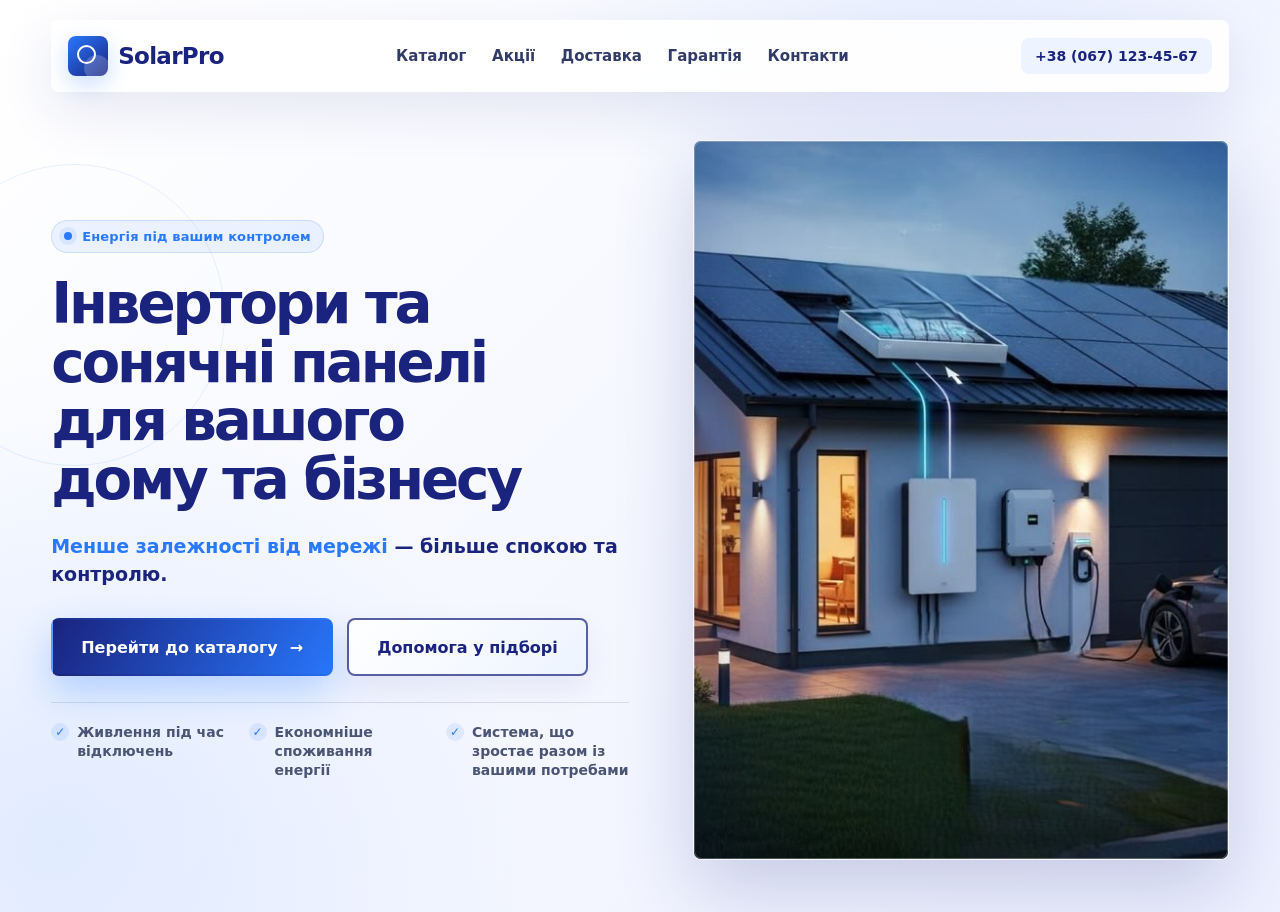
<file: index.html>
<!doctype html>
<html lang="uk">
  <head>
    <meta charset="UTF-8" />
    <meta name="viewport" content="width=device-width, initial-scale=1.0" />
    <meta
      name="description"
      content="Інвертори, сонячні панелі та рішення для енергонезалежності дому й бізнесу."
    />
    <title>Інвертори та сонячні панелі | SolarPro</title>
    <link rel="stylesheet" href="styles.css" />
  </head>
  <body>
    <main class="page">
      <section class="hero" aria-labelledby="hero-title">
        <header class="header">
          <a class="logo" href="#" aria-label="SolarPro — на головну">
            <span class="logo-mark" aria-hidden="true"></span>
            <span>SolarPro</span>
          </a>

          <nav class="nav" aria-label="Головне меню">
            <a href="#catalog">Каталог</a>
            <a href="#offers">Акції</a>
            <a href="#delivery">Доставка</a>
            <a href="#warranty">Гарантія</a>
            <a href="#contacts">Контакти</a>
          </nav>

          <a class="phone" href="tel:+380671234567" aria-label="Зателефонувати нам">
            +38 (067) 123-45-67
          </a>
        </header>

        <div class="hero-layout">
          <div class="hero-copy">
            <p class="eyebrow">Енергія під вашим контролем</p>
            <h1 id="hero-title">Інвертори та сонячні панелі для вашого дому та бізнесу</h1>
            <p class="lead">
              <span class="lead-accent">Менше залежності від мережі</span>
              <span> — більше спокою та контролю.</span>
            </p>

            <div class="hero-actions" aria-label="Основні дії">
              <a class="btn btn-primary" href="#catalog">
                <span>Перейти до каталогу</span>
                <span class="btn-arrow" aria-hidden="true">→</span>
              </a>
              <a class="btn btn-secondary" href="#selection-help">Допомога у підборі</a>
            </div>

            <ul class="hero-benefits" aria-label="Переваги енергетичної системи">
              <li>
                <span class="benefit-icon" aria-hidden="true">✓</span>
                <span>Живлення під час відключень</span>
              </li>
              <li>
                <span class="benefit-icon" aria-hidden="true">✓</span>
                <span>Економніше споживання енергії</span>
              </li>
              <li>
                <span class="benefit-icon" aria-hidden="true">✓</span>
                <span>Система, що зростає разом із вашими потребами</span>
              </li>
            </ul>
          </div>

          <figure class="hero-media">
            <img
              class="hero-image"
              src="assets/hero-solar-home.jpg"
              width="736"
              height="736"
              alt="Сучасний будинок із сонячними панелями, інвертором і зарядною станцією"
              fetchpriority="high"
              decoding="async"
            />
          </figure>
        </div>
      </section>
    </main>
  </body>
</html>
</file>
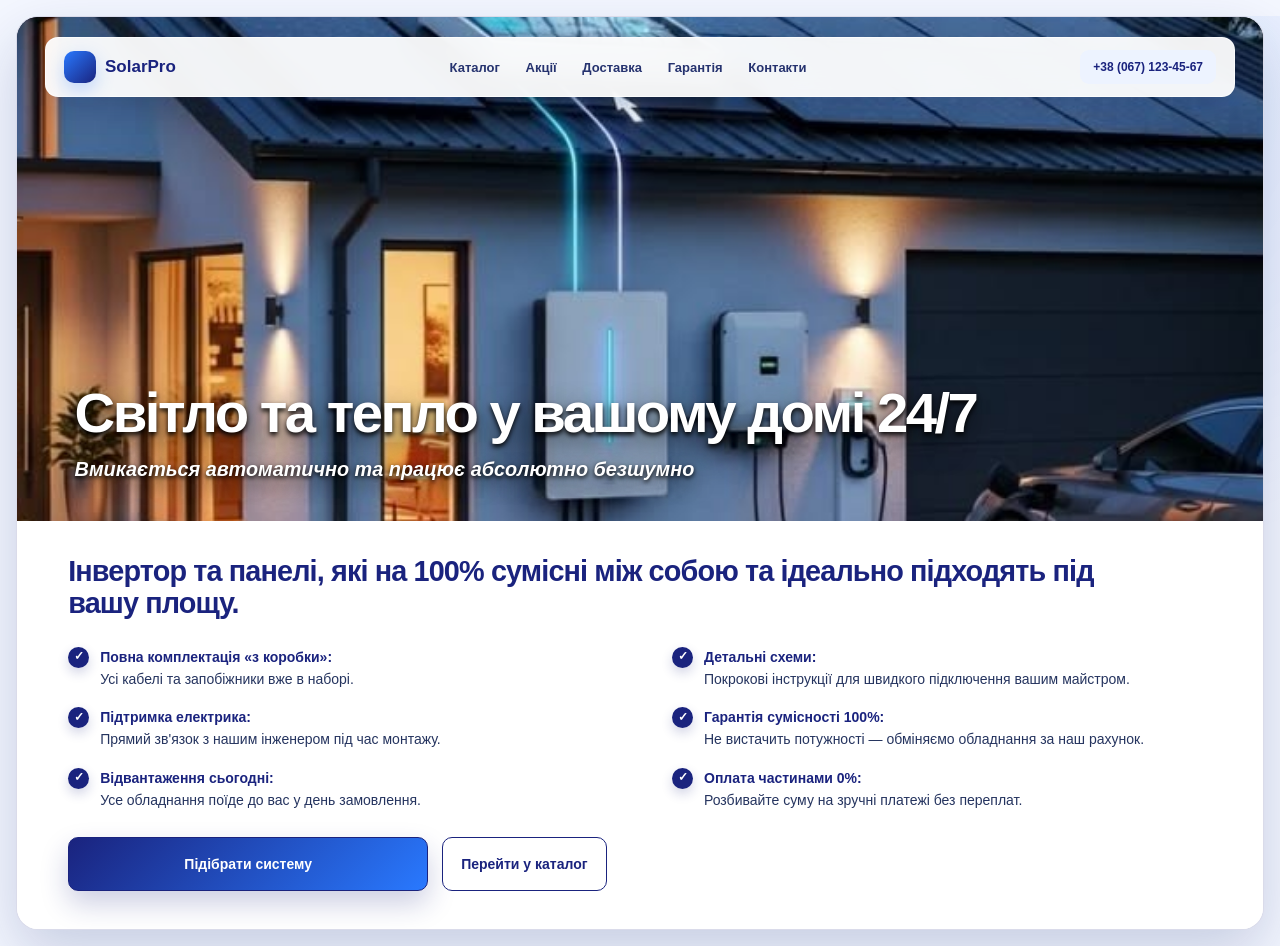
<file: approved-hero-test.html>
<!doctype html>
<html lang="uk">
  <head>
    <meta charset="utf-8">
    <meta name="viewport" content="width=device-width, initial-scale=1">
    <meta name="description" content="Інвертори та сонячні панелі для дому й бізнесу — живлення під час відключень та контроль споживання енергії.">
    <title>Інвертори та сонячні панелі | SolarPro</title>
    <style>
      :root {
        color-scheme: light;
        font-family: Inter, Montserrat, Arial, sans-serif;
        background: #f4f7ff;
      }

      * {
        box-sizing: border-box;
      }

      html {
        scroll-behavior: smooth;
      }

      body {
        min-width: 320px;
        min-height: 100vh;
        margin: 0;
        color: #25345f;
        background:
          radial-gradient(circle at 85% 8%, rgba(41, 121, 255, 0.1), transparent 30rem),
          #f4f7ff;
      }

      button,
      a {
        font: inherit;
      }

      .approved-hybrid-variant {
        width: min(1440px, calc(100% - 32px));
        min-height: calc(100svh - 32px);
        margin: 16px auto;
        overflow: hidden;
        border: 1px solid rgba(26, 35, 126, 0.16);
        border-radius: 22px;
        background: #ffffff;
        box-shadow: 0 24px 60px rgba(20, 38, 112, 0.2);
      }

      .approved-video-area {
        position: relative;
        height: clamp(410px, 56svh, 560px);
        overflow: hidden;
        background: #0b1630;
      }

      .approved-video-area video {
        position: absolute;
        inset: 0;
        width: 100%;
        height: 100%;
        object-fit: cover;
        object-position: center 42%;
        transform: scale(1.035);
        transform-origin: center;
      }

      .approved-header {
        position: absolute;
        z-index: 4;
        top: 20px;
        right: 28px;
        left: 28px;
        display: grid;
        grid-template-columns: auto 1fr auto;
        gap: 28px;
        align-items: center;
        min-height: 60px;
        padding: 0 18px;
        border: 1px solid rgba(255, 255, 255, 0.68);
        border-radius: 13px;
        color: #1a237e;
        background: rgba(255, 255, 255, 0.94);
        box-shadow: 0 12px 28px rgba(7, 20, 75, 0.16);
        backdrop-filter: blur(12px);
      }

      .approved-logo {
        display: flex;
        gap: 9px;
        align-items: center;
        color: #1a237e;
        font-size: 17px;
        font-weight: 800;
        text-decoration: none;
      }

      .approved-logo-mark {
        width: 32px;
        height: 32px;
        border-radius: 10px;
        background: linear-gradient(135deg, #2979ff, #1a237e);
        box-shadow: 0 7px 18px rgba(41, 121, 255, 0.26);
      }

      .approved-nav {
        display: flex;
        gap: clamp(16px, 2vw, 28px);
        justify-content: center;
      }

      .approved-nav a {
        color: #26336f;
        font-size: 13px;
        font-weight: 700;
        text-decoration: none;
        transition: color 180ms ease;
      }

      .approved-nav a:hover,
      .approved-nav a:focus-visible {
        color: #2979ff;
      }

      .approved-phone {
        padding: 10px 13px;
        border-radius: 9px;
        color: #1a237e;
        background: #edf3ff;
        font-size: 12px;
        font-weight: 800;
        text-decoration: none;
      }

      .approved-menu {
        display: none;
        width: 34px;
        height: 34px;
        padding: 0;
        border: 0;
        border-radius: 9px;
        background: #edf3ff;
      }

      .approved-menu::before {
        content: "";
        display: block;
        width: 14px;
        height: 9px;
        margin: auto;
        border-top: 2px solid #1a237e;
        border-bottom: 2px solid #1a237e;
      }

      .approved-hero-copy {
        position: absolute;
        z-index: 3;
        bottom: 38px;
        left: clamp(30px, 4.5vw, 66px);
        max-width: 920px;
      }

      .approved-title {
        margin: 0;
        color: #ffffff;
        font-size: clamp(42px, 4.4vw, 64px);
        font-weight: 800;
        line-height: 1;
        letter-spacing: -0.045em;
        text-shadow: 0 3px 5px rgba(0, 0, 0, 0.94), 0 12px 30px rgba(0, 0, 0, 0.62);
      }

      .approved-title-note {
        max-width: 760px;
        margin: 15px 0 0;
        color: #ffffff;
        font-size: clamp(17px, 1.55vw, 22px);
        font-weight: 600;
        line-height: 1.35;
        text-shadow: 0 2px 4px rgba(0, 0, 0, 0.96), 0 8px 20px rgba(0, 0, 0, 0.7);
      }

      .approved-lower {
        display: grid;
        grid-template-columns: 1fr;
        gap: 27px;
        padding: 34px clamp(34px, 4vw, 60px) 38px;
        background: #ffffff;
      }

      .approved-promise {
        max-width: 1080px;
        margin: 0;
        color: #1a237e;
        font-size: clamp(26px, 2.25vw, 36px);
        font-weight: 800;
        line-height: 1.12;
        letter-spacing: -0.03em;
      }

      .approved-benefits {
        display: grid;
        grid-template-columns: repeat(2, minmax(0, 1fr));
        gap: 18px clamp(30px, 5vw, 72px);
        margin: 0;
        padding: 0;
        list-style: none;
        font-size: 14px;
        font-weight: 500;
        line-height: 1.45;
      }

      .approved-benefits li {
        display: flex;
        gap: 11px;
        align-items: flex-start;
      }

      .approved-benefits strong {
        display: block;
        margin-bottom: 2px;
        color: #1a237e;
        font-weight: 800;
      }

      .approved-check {
        flex: 0 0 21px;
        display: grid;
        width: 21px;
        height: 21px;
        place-items: center;
        border-radius: 50%;
        color: #ffffff;
        background: #1a237e;
        box-shadow: 0 5px 12px rgba(26, 35, 126, 0.2);
        font-size: 12px;
        font-weight: 800;
      }

      .approved-actions {
        display: flex;
        gap: 14px;
        align-items: stretch;
      }

      .approved-button {
        position: relative;
        display: flex;
        min-height: 54px;
        overflow: hidden;
        align-items: center;
        justify-content: center;
        padding: 0 18px;
        border: 1px solid #1a237e;
        border-radius: 10px;
        color: #ffffff;
        background: linear-gradient(135deg, #1a237e, #2979ff);
        box-shadow: 0 13px 28px rgba(26, 35, 126, 0.22);
        font-size: 14px;
        font-weight: 800;
        text-align: center;
        text-decoration: none;
        transition: transform 180ms ease, box-shadow 180ms ease, background-color 180ms ease;
      }

      .approved-button.primary {
        min-width: min(100%, 360px);
      }

      .approved-button.secondary {
        min-width: 150px;
      }

      .approved-button::after {
        content: "";
        position: absolute;
        top: -40%;
        bottom: -40%;
        left: -35%;
        width: 24%;
        transform: skewX(-20deg);
        background: linear-gradient(90deg, transparent, rgba(255, 255, 255, 0.62), transparent);
        animation: approved-button-shine 3.8s ease-in-out infinite;
        pointer-events: none;
      }

      .approved-button.secondary {
        color: #1a237e;
        background: #ffffff;
        box-shadow: none;
      }

      .approved-button.secondary::after {
        background: linear-gradient(90deg, transparent, rgba(41, 121, 255, 0.2), transparent);
        animation-delay: 0.55s;
      }

      .approved-button:hover,
      .approved-button:focus-visible {
        transform: translateY(-3px);
        box-shadow: 0 17px 34px rgba(26, 35, 126, 0.32), 0 0 0 4px rgba(41, 121, 255, 0.1);
      }

      .approved-button.secondary:hover,
      .approved-button.secondary:focus-visible {
        background: #edf3ff;
        box-shadow: 0 14px 26px rgba(26, 35, 126, 0.14), 0 0 0 4px rgba(41, 121, 255, 0.08);
      }

      @keyframes approved-button-shine {
        0%, 48% {
          left: -35%;
          opacity: 0;
        }
        56% {
          opacity: 1;
        }
        72%, 100% {
          left: 120%;
          opacity: 0;
        }
      }

      @media (max-width: 1040px) and (min-width: 721px) {
        .approved-header {
          grid-template-columns: auto 1fr;
        }

        .approved-nav {
          display: none;
        }

        .approved-phone {
          justify-self: end;
        }

        .approved-actions {
          display: grid;
          grid-template-columns: minmax(0, 1.5fr) minmax(160px, 0.7fr);
        }
      }

      @media (max-width: 720px) {
        body {
          background: #ffffff;
        }

        .approved-hybrid-variant {
          width: 100%;
          min-height: 100svh;
          margin: 0;
          border: 0;
          border-radius: 0;
          box-shadow: none;
        }

        .approved-video-area {
          height: 325px;
        }

        .approved-video-area video {
          object-position: 58% 38%;
        }

        .approved-header {
          top: 12px;
          right: 12px;
          left: 12px;
          display: flex;
          min-height: auto;
          justify-content: space-between;
          padding: 9px 11px;
          border-radius: 11px;
          backdrop-filter: blur(10px);
        }

        .approved-logo {
          gap: 8px;
          font-size: 14px;
        }

        .approved-logo-mark {
          width: 28px;
          height: 28px;
          border-radius: 9px;
        }

        .approved-nav,
        .approved-phone {
          display: none;
        }

        .approved-menu {
          display: block;
        }

        .approved-hero-copy {
          right: 18px;
          bottom: 20px;
          left: 18px;
          max-width: none;
        }

        .approved-title {
          font-size: clamp(26px, 8vw, 34px);
          line-height: 1.04;
          letter-spacing: -0.035em;
        }

        .approved-title-note {
          margin-top: 10px;
          font-size: 15px;
          line-height: 1.35;
        }

        .approved-lower {
          position: relative;
          z-index: 4;
          grid-template-columns: 1fr;
          gap: 0;
          min-height: auto;
          margin-top: -1px;
          padding: 25px 20px 24px;
          border-radius: 22px 22px 0 0;
        }

        .approved-promise {
          font-size: 22px;
          line-height: 1.15;
          letter-spacing: -0.025em;
        }

        .approved-benefits {
          grid-template-columns: 1fr;
          gap: 15px;
          margin-top: 20px;
        }

        .approved-actions {
          display: grid;
          grid-template-columns: 1fr;
          gap: 10px;
          margin-top: 22px;
        }

        .approved-button {
          min-width: 0;
          min-height: 48px;
          border-radius: 9px;
        }
      }

      @media (prefers-reduced-motion: reduce) {
        html {
          scroll-behavior: auto;
        }

        .approved-button,
        .approved-button::after {
          animation: none;
          transition: none;
        }
      }
    </style>
  </head>
  <body>
    <main class="approved-hybrid-variant">
      <section class="approved-video-area" aria-labelledby="approved-title">
        <video autoplay muted loop playsinline preload="metadata" poster="assets/hero-solar-home.jpg" src="1.mp4" aria-hidden="true"></video>

        <header class="approved-header">
          <a class="approved-logo" href="#" aria-label="SolarPro — на головну">
            <span class="approved-logo-mark" aria-hidden="true"></span>
            <span>SolarPro</span>
          </a>

          <nav class="approved-nav" aria-label="Головне меню">
            <a href="#catalog">Каталог</a>
            <a href="#promotions">Акції</a>
            <a href="#delivery">Доставка</a>
            <a href="#warranty">Гарантія</a>
            <a href="#contacts">Контакти</a>
          </nav>

          <a class="approved-phone" href="tel:+380671234567">+38 (067) 123-45-67</a>
          <button class="approved-menu" type="button" aria-label="Відкрити меню"></button>
        </header>

        <div class="approved-hero-copy">
          <h1 class="approved-title" id="approved-title">Світло та тепло у вашому домі 24/7</h1>
          <p class="approved-title-note"><em>Вмикається автоматично та працює абсолютно безшумно</em></p>
        </div>
      </section>

      <section class="approved-lower" aria-label="Переваги та наступні кроки">
        <p class="approved-promise">Інвертор та панелі, які на 100% сумісні між собою та ідеально підходять під вашу площу.</p>

        <ul class="approved-benefits">
          <li>
            <span class="approved-check" aria-hidden="true">✓</span>
            <span><strong>Повна комплектація «з коробки»:</strong> Усі кабелі та запобіжники вже в наборі.</span>
          </li>
          <li>
            <span class="approved-check" aria-hidden="true">✓</span>
            <span><strong>Детальні схеми:</strong> Покрокові інструкції для швидкого підключення вашим майстром.</span>
          </li>
          <li>
            <span class="approved-check" aria-hidden="true">✓</span>
            <span><strong>Підтримка електрика:</strong> Прямий зв'язок з нашим інженером під час монтажу.</span>
          </li>
          <li>
            <span class="approved-check" aria-hidden="true">✓</span>
            <span><strong>Гарантія сумісності 100%:</strong> Не вистачить потужності — обміняємо обладнання за наш рахунок.</span>
          </li>
          <li>
            <span class="approved-check" aria-hidden="true">✓</span>
            <span><strong>Відвантаження сьогодні:</strong> Усе обладнання поїде до вас у день замовлення.</span>
          </li>
          <li>
            <span class="approved-check" aria-hidden="true">✓</span>
            <span><strong>Оплата частинами 0%:</strong> Розбивайте суму на зручні платежі без переплат.</span>
          </li>
        </ul>

        <div class="approved-actions">
          <a class="approved-button primary" href="#quiz">Підібрати систему</a>
          <a class="approved-button secondary" id="catalog" href="#catalog">Перейти у каталог</a>
        </div>
      </section>
    </main>
  </body>
</html>
</file>
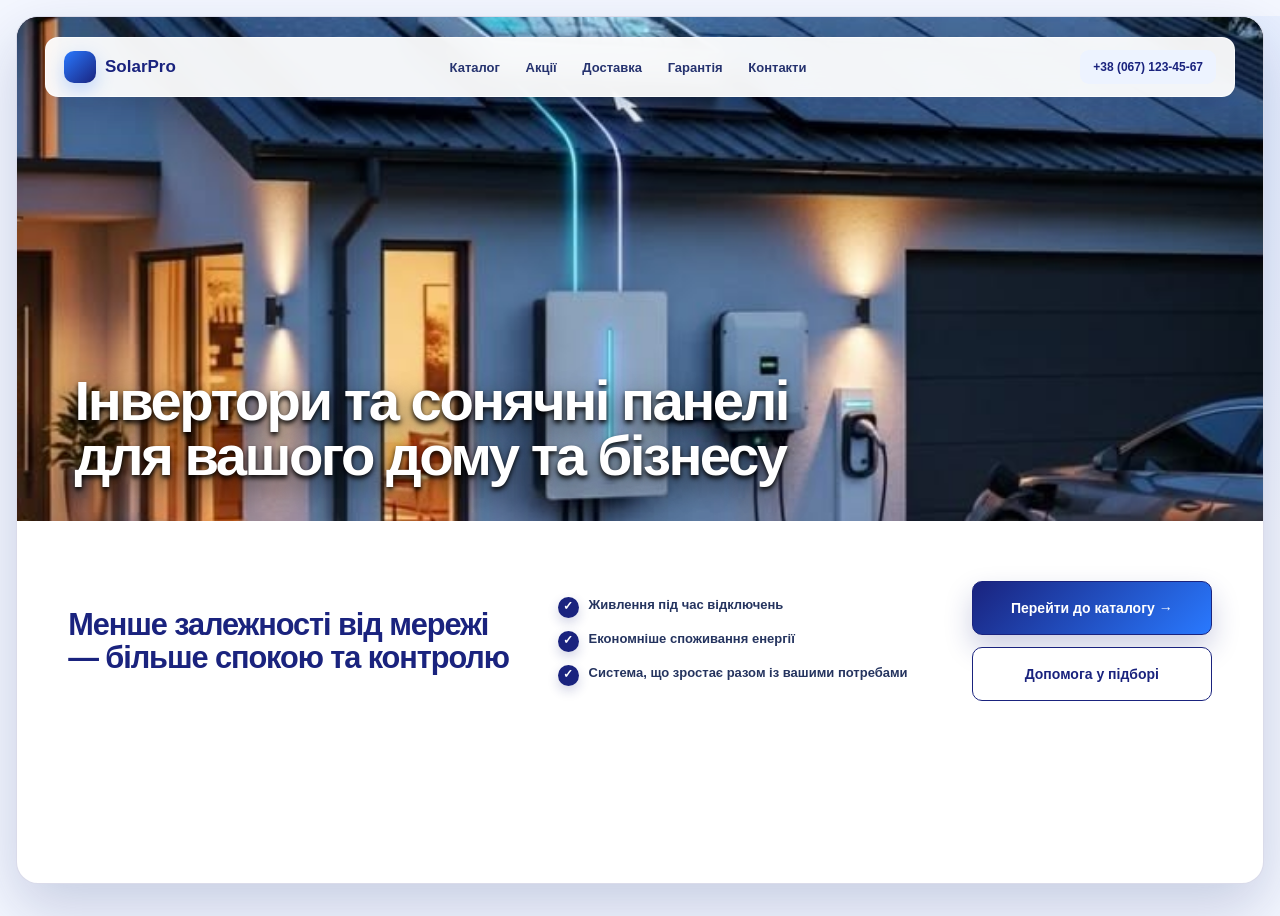
<file: approved-hero.html>
<!doctype html>
<html lang="uk">
  <head>
    <meta charset="utf-8">
    <meta name="viewport" content="width=device-width, initial-scale=1">
    <meta name="description" content="Інвертори та сонячні панелі для дому й бізнесу — живлення під час відключень та контроль споживання енергії.">
    <title>Інвертори та сонячні панелі | SolarPro</title>
    <style>
      :root {
        color-scheme: light;
        font-family: Inter, Montserrat, Arial, sans-serif;
        background: #f4f7ff;
      }

      * {
        box-sizing: border-box;
      }

      html {
        scroll-behavior: smooth;
      }

      body {
        min-width: 320px;
        min-height: 100vh;
        margin: 0;
        color: #25345f;
        background:
          radial-gradient(circle at 85% 8%, rgba(41, 121, 255, 0.1), transparent 30rem),
          #f4f7ff;
      }

      button,
      a {
        font: inherit;
      }

      .approved-hybrid-variant {
        width: min(1440px, calc(100% - 32px));
        min-height: calc(100svh - 32px);
        margin: 16px auto;
        overflow: hidden;
        border: 1px solid rgba(26, 35, 126, 0.16);
        border-radius: 22px;
        background: #ffffff;
        box-shadow: 0 24px 60px rgba(20, 38, 112, 0.2);
      }

      .approved-video-area {
        position: relative;
        height: clamp(410px, 56svh, 560px);
        overflow: hidden;
        background: #0b1630;
      }

      .approved-video-area video {
        position: absolute;
        inset: 0;
        width: 100%;
        height: 100%;
        object-fit: cover;
        object-position: center 42%;
        transform: scale(1.035);
        transform-origin: center;
      }

      .approved-header {
        position: absolute;
        z-index: 4;
        top: 20px;
        right: 28px;
        left: 28px;
        display: grid;
        grid-template-columns: auto 1fr auto;
        gap: 28px;
        align-items: center;
        min-height: 60px;
        padding: 0 18px;
        border: 1px solid rgba(255, 255, 255, 0.68);
        border-radius: 13px;
        color: #1a237e;
        background: rgba(255, 255, 255, 0.94);
        box-shadow: 0 12px 28px rgba(7, 20, 75, 0.16);
        backdrop-filter: blur(12px);
      }

      .approved-logo {
        display: flex;
        gap: 9px;
        align-items: center;
        color: #1a237e;
        font-size: 17px;
        font-weight: 800;
        text-decoration: none;
      }

      .approved-logo-mark {
        width: 32px;
        height: 32px;
        border-radius: 10px;
        background: linear-gradient(135deg, #2979ff, #1a237e);
        box-shadow: 0 7px 18px rgba(41, 121, 255, 0.26);
      }

      .approved-nav {
        display: flex;
        gap: clamp(16px, 2vw, 28px);
        justify-content: center;
      }

      .approved-nav a {
        color: #26336f;
        font-size: 13px;
        font-weight: 700;
        text-decoration: none;
        transition: color 180ms ease;
      }

      .approved-nav a:hover,
      .approved-nav a:focus-visible {
        color: #2979ff;
      }

      .approved-phone {
        padding: 10px 13px;
        border-radius: 9px;
        color: #1a237e;
        background: #edf3ff;
        font-size: 12px;
        font-weight: 800;
        text-decoration: none;
      }

      .approved-menu {
        display: none;
        width: 34px;
        height: 34px;
        padding: 0;
        border: 0;
        border-radius: 9px;
        background: #edf3ff;
      }

      .approved-menu::before {
        content: "";
        display: block;
        width: 14px;
        height: 9px;
        margin: auto;
        border-top: 2px solid #1a237e;
        border-bottom: 2px solid #1a237e;
      }

      .approved-title {
        position: absolute;
        z-index: 3;
        bottom: 38px;
        left: clamp(30px, 4.5vw, 66px);
        max-width: 760px;
        margin: 0;
        color: #ffffff;
        font-size: clamp(42px, 4.4vw, 64px);
        font-weight: 800;
        line-height: 0.98;
        letter-spacing: -0.045em;
        text-shadow: 0 3px 5px rgba(0, 0, 0, 0.94), 0 12px 30px rgba(0, 0, 0, 0.62);
      }

      .approved-lower {
        display: grid;
        grid-template-columns: minmax(310px, 1.2fr) minmax(300px, 1fr) 240px;
        gap: clamp(26px, 3vw, 48px);
        align-items: center;
        min-height: 240px;
        padding: 32px clamp(34px, 4vw, 60px);
        background: #ffffff;
      }

      .approved-promise {
        margin: 0;
        color: #1a237e;
        font-size: clamp(28px, 2.4vw, 38px);
        font-weight: 800;
        line-height: 1.08;
        letter-spacing: -0.035em;
      }

      .approved-benefits {
        display: grid;
        gap: 13px;
        margin: 0;
        padding: 0;
        list-style: none;
        font-size: 13px;
        font-weight: 650;
        line-height: 1.3;
      }

      .approved-benefits li {
        display: flex;
        gap: 10px;
        align-items: flex-start;
      }

      .approved-check {
        flex: 0 0 21px;
        display: grid;
        width: 21px;
        height: 21px;
        place-items: center;
        border-radius: 50%;
        color: #ffffff;
        background: #1a237e;
        box-shadow: 0 5px 12px rgba(26, 35, 126, 0.2);
        font-size: 12px;
        font-weight: 800;
      }

      .approved-actions {
        display: grid;
        gap: 12px;
      }

      .approved-button {
        position: relative;
        display: flex;
        min-height: 54px;
        overflow: hidden;
        align-items: center;
        justify-content: center;
        padding: 0 18px;
        border: 1px solid #1a237e;
        border-radius: 10px;
        color: #ffffff;
        background: linear-gradient(135deg, #1a237e, #2979ff);
        box-shadow: 0 13px 28px rgba(26, 35, 126, 0.22);
        font-size: 14px;
        font-weight: 800;
        text-align: center;
        text-decoration: none;
        transition: transform 180ms ease, box-shadow 180ms ease, background-color 180ms ease;
      }

      .approved-button::after {
        content: "";
        position: absolute;
        top: -40%;
        bottom: -40%;
        left: -35%;
        width: 24%;
        transform: skewX(-20deg);
        background: linear-gradient(90deg, transparent, rgba(255, 255, 255, 0.62), transparent);
        animation: approved-button-shine 3.8s ease-in-out infinite;
        pointer-events: none;
      }

      .approved-button.secondary {
        color: #1a237e;
        background: #ffffff;
        box-shadow: none;
      }

      .approved-button.secondary::after {
        background: linear-gradient(90deg, transparent, rgba(41, 121, 255, 0.2), transparent);
        animation-delay: 0.55s;
      }

      .approved-button:hover,
      .approved-button:focus-visible {
        transform: translateY(-3px);
        box-shadow: 0 17px 34px rgba(26, 35, 126, 0.32), 0 0 0 4px rgba(41, 121, 255, 0.1);
      }

      .approved-button.secondary:hover,
      .approved-button.secondary:focus-visible {
        background: #edf3ff;
        box-shadow: 0 14px 26px rgba(26, 35, 126, 0.14), 0 0 0 4px rgba(41, 121, 255, 0.08);
      }

      @keyframes approved-button-shine {
        0%, 48% {
          left: -35%;
          opacity: 0;
        }
        56% {
          opacity: 1;
        }
        72%, 100% {
          left: 120%;
          opacity: 0;
        }
      }

      @media (max-width: 1040px) and (min-width: 721px) {
        .approved-header {
          grid-template-columns: auto 1fr;
        }

        .approved-nav {
          display: none;
        }

        .approved-phone {
          justify-self: end;
        }

        .approved-lower {
          grid-template-columns: 1fr 1fr;
        }

        .approved-actions {
          grid-column: 1 / -1;
          grid-template-columns: 1fr 1fr;
        }
      }

      @media (max-width: 720px) {
        body {
          background: #ffffff;
        }

        .approved-hybrid-variant {
          width: 100%;
          min-height: 100svh;
          margin: 0;
          border: 0;
          border-radius: 0;
          box-shadow: none;
        }

        .approved-video-area {
          height: 325px;
        }

        .approved-video-area video {
          object-position: 58% 38%;
        }

        .approved-header {
          top: 12px;
          right: 12px;
          left: 12px;
          display: flex;
          min-height: auto;
          justify-content: space-between;
          padding: 9px 11px;
          border-radius: 11px;
          backdrop-filter: blur(10px);
        }

        .approved-logo {
          gap: 8px;
          font-size: 14px;
        }

        .approved-logo-mark {
          width: 28px;
          height: 28px;
          border-radius: 9px;
        }

        .approved-nav,
        .approved-phone {
          display: none;
        }

        .approved-menu {
          display: block;
        }

        .approved-title {
          right: 18px;
          bottom: 20px;
          left: 18px;
          max-width: none;
          font-size: clamp(26px, 8vw, 34px);
          line-height: 1.04;
          letter-spacing: -0.035em;
        }

        .approved-lower {
          position: relative;
          z-index: 4;
          grid-template-columns: 1fr;
          gap: 0;
          min-height: auto;
          margin-top: -1px;
          padding: 25px 20px 24px;
          border-radius: 22px 22px 0 0;
        }

        .approved-promise {
          font-size: 22px;
          line-height: 1.15;
          letter-spacing: -0.025em;
        }

        .approved-benefits {
          gap: 12px;
          margin-top: 20px;
        }

        .approved-actions {
          gap: 10px;
          margin-top: 22px;
        }

        .approved-button {
          min-height: 48px;
          border-radius: 9px;
        }
      }

      @media (prefers-reduced-motion: reduce) {
        html {
          scroll-behavior: auto;
        }

        .approved-button,
        .approved-button::after {
          animation: none;
          transition: none;
        }
      }
    </style>
  </head>
  <body>
    <main class="approved-hybrid-variant">
      <section class="approved-video-area" aria-labelledby="approved-title">
        <video autoplay muted loop playsinline preload="metadata" poster="assets/hero-solar-home.jpg" src="1.mp4" aria-hidden="true"></video>

        <header class="approved-header">
          <a class="approved-logo" href="#" aria-label="SolarPro — на головну">
            <span class="approved-logo-mark" aria-hidden="true"></span>
            <span>SolarPro</span>
          </a>

          <nav class="approved-nav" aria-label="Головне меню">
            <a href="#catalog">Каталог</a>
            <a href="#promotions">Акції</a>
            <a href="#delivery">Доставка</a>
            <a href="#warranty">Гарантія</a>
            <a href="#contacts">Контакти</a>
          </nav>

          <a class="approved-phone" href="tel:+380671234567">+38 (067) 123-45-67</a>
          <button class="approved-menu" type="button" aria-label="Відкрити меню"></button>
        </header>

        <h1 class="approved-title" id="approved-title">Інвертори та сонячні панелі для вашого дому та бізнесу</h1>
      </section>

      <section class="approved-lower" aria-label="Переваги та наступні кроки">
        <p class="approved-promise">Менше залежності від мережі — більше спокою та контролю</p>

        <ul class="approved-benefits">
          <li><span class="approved-check" aria-hidden="true">✓</span><span>Живлення під час відключень</span></li>
          <li><span class="approved-check" aria-hidden="true">✓</span><span>Економніше споживання енергії</span></li>
          <li><span class="approved-check" aria-hidden="true">✓</span><span>Система, що зростає разом із вашими потребами</span></li>
        </ul>

        <div class="approved-actions">
          <a class="approved-button" id="catalog" href="#catalog">Перейти до каталогу →</a>
          <a class="approved-button secondary" href="#selection">Допомога у підборі</a>
        </div>
      </section>
    </main>
  </body>
</html>
</file>
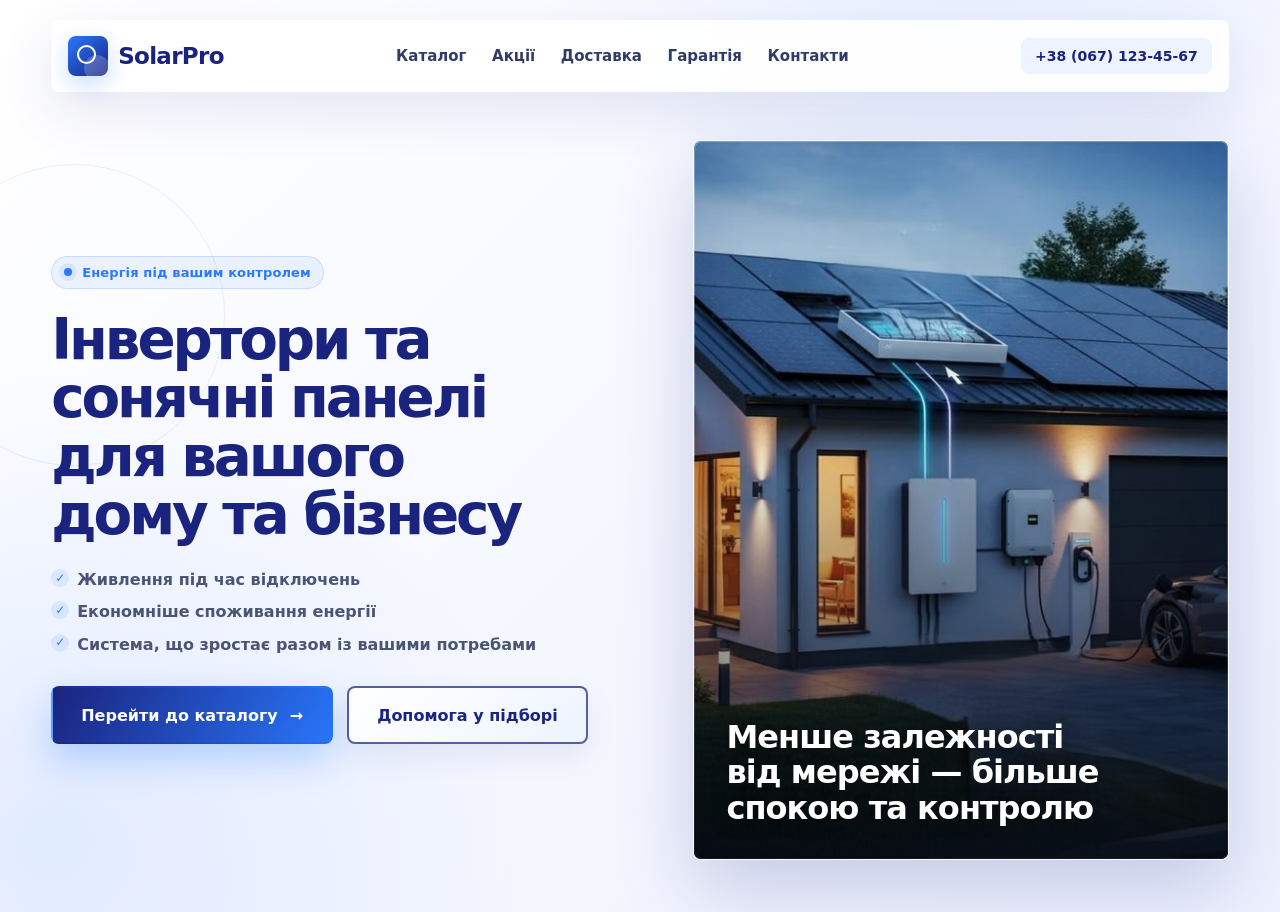
<file: photo-benefits.html>
<!doctype html>
<html lang="uk">
  <head>
    <meta charset="UTF-8" />
    <meta name="viewport" content="width=device-width, initial-scale=1.0" />
    <meta
      name="description"
      content="Інвертори, сонячні панелі та рішення для енергонезалежності дому й бізнесу."
    />
    <title>Інвертори та сонячні панелі | SolarPro</title>
    <link rel="stylesheet" href="styles.css" />
  </head>
  <body class="photo-benefits-variant">
    <main class="page">
      <section class="hero" aria-labelledby="hero-title">
        <header class="header">
          <a class="logo" href="#" aria-label="SolarPro — на головну">
            <span class="logo-mark" aria-hidden="true"></span>
            <span>SolarPro</span>
          </a>

          <nav class="nav" aria-label="Головне меню">
            <a href="#catalog">Каталог</a>
            <a href="#offers">Акції</a>
            <a href="#delivery">Доставка</a>
            <a href="#warranty">Гарантія</a>
            <a href="#contacts">Контакти</a>
          </nav>

          <a class="phone" href="tel:+380671234567" aria-label="Зателефонувати нам">
            +38 (067) 123-45-67
          </a>
        </header>

        <div class="hero-layout">
          <div class="hero-copy">
            <p class="eyebrow">Енергія під вашим контролем</p>
            <h1 id="hero-title">Інвертори та сонячні панелі для вашого дому та бізнесу</h1>
            <ul class="hero-benefits" aria-label="Переваги енергетичної системи">
              <li>
                <span class="benefit-icon" aria-hidden="true">✓</span>
                <span>Живлення під час відключень</span>
              </li>
              <li>
                <span class="benefit-icon" aria-hidden="true">✓</span>
                <span>Економніше споживання енергії</span>
              </li>
              <li>
                <span class="benefit-icon" aria-hidden="true">✓</span>
                <span>Система, що зростає разом із вашими потребами</span>
              </li>
            </ul>

            <div class="hero-actions" aria-label="Основні дії">
              <a class="btn btn-primary" href="#catalog">
                <span>Перейти до каталогу</span>
                <span class="btn-arrow" aria-hidden="true">→</span>
              </a>
              <a class="btn btn-secondary" href="#selection-help">Допомога у підборі</a>
            </div>
          </div>

          <figure class="hero-media">
            <img
              class="hero-image"
              src="assets/hero-solar-home.jpg"
              width="736"
              height="736"
              alt="Сучасний будинок із сонячними панелями, інвертором і зарядною станцією"
              fetchpriority="high"
              decoding="async"
            />
            <p class="photo-statement">Менше залежності від мережі — більше спокою та контролю</p>
          </figure>
        </div>
      </section>
    </main>
  </body>
</html>
</file>
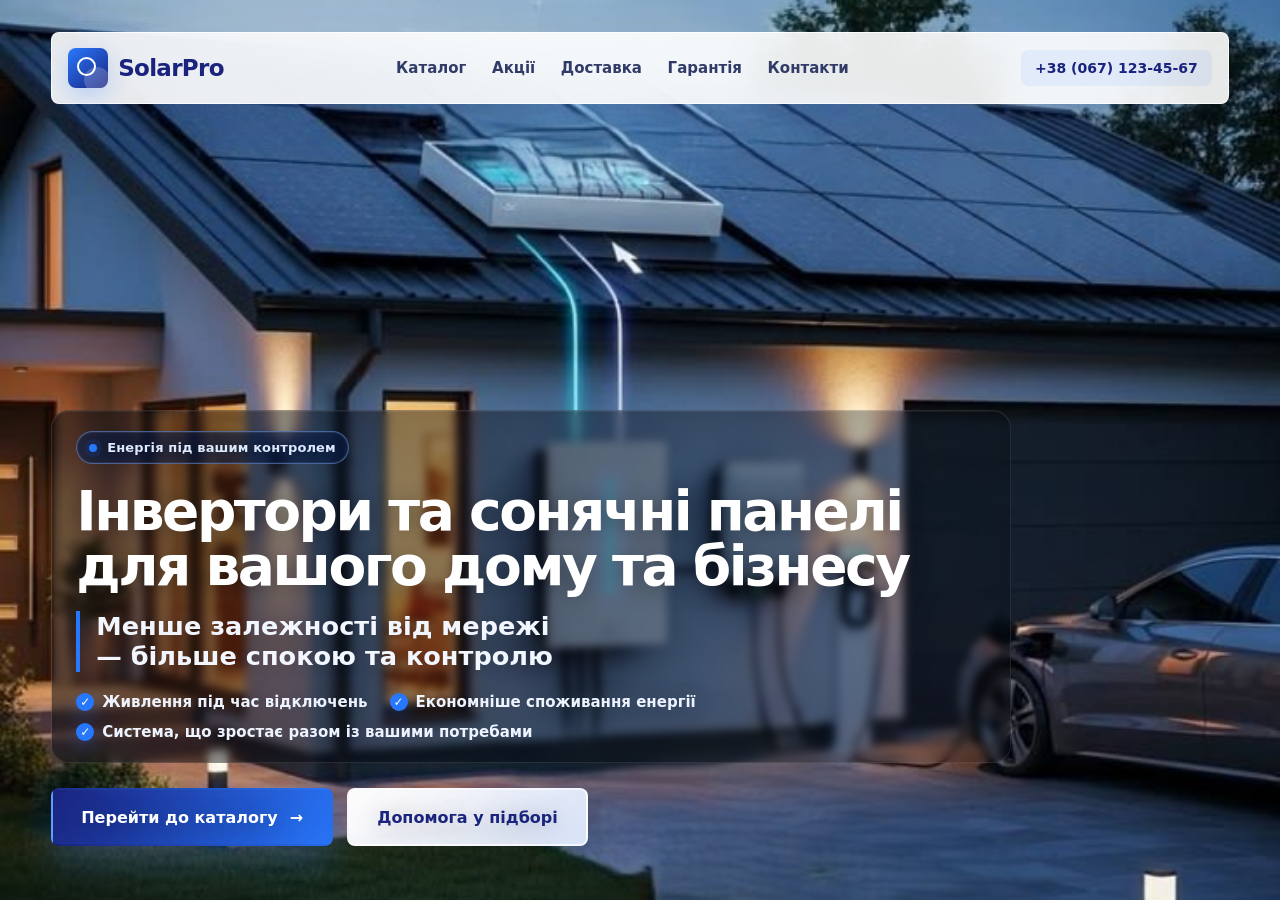
<file: video-fullscreen.html>
<!doctype html>
<html lang="uk">
  <head>
    <meta charset="UTF-8" />
    <meta name="viewport" content="width=device-width, initial-scale=1.0" />
    <meta
      name="description"
      content="Інвертори, сонячні панелі та рішення для енергонезалежності дому й бізнесу."
    />
    <title>Інвертори та сонячні панелі | SolarPro</title>
    <link rel="stylesheet" href="styles.css?v=fullscreen-smoke-panel-20260714" />
  </head>
  <body class="fullscreen-video-variant">
    <main class="fullscreen-video-page">
      <section class="fullscreen-video-hero" aria-labelledby="hero-title">
        <video
          class="fullscreen-hero-video"
          autoplay
          muted
          loop
          playsinline
          preload="metadata"
          poster="assets/hero-solar-home.jpg"
          aria-hidden="true"
        >
          <source src="1.mp4" type="video/mp4" />
        </video>

        <header class="header">
          <a class="logo" href="#" aria-label="SolarPro — на головну">
            <span class="logo-mark" aria-hidden="true"></span>
            <span>SolarPro</span>
          </a>

          <nav class="nav" aria-label="Головне меню">
            <a href="#catalog">Каталог</a>
            <a href="#offers">Акції</a>
            <a href="#delivery">Доставка</a>
            <a href="#warranty">Гарантія</a>
            <a href="#contacts">Контакти</a>
          </nav>

          <a class="phone" href="tel:+380671234567" aria-label="Зателефонувати нам">
            +38 (067) 123-45-67
          </a>
        </header>

        <div class="fullscreen-hero-content">
          <div class="fullscreen-copy-panel">
            <p class="eyebrow">Енергія під вашим контролем</p>
            <h1 id="hero-title">Інвертори та сонячні панелі для вашого дому та бізнесу</h1>
            <p class="fullscreen-subheadline">Менше залежності від мережі — більше спокою та контролю</p>

            <ul class="fullscreen-benefits" aria-label="Переваги енергетичної системи">
              <li>
                <span class="benefit-icon" aria-hidden="true">✓</span>
                <span>Живлення під час відключень</span>
              </li>
              <li>
                <span class="benefit-icon" aria-hidden="true">✓</span>
                <span>Економніше споживання енергії</span>
              </li>
              <li>
                <span class="benefit-icon" aria-hidden="true">✓</span>
                <span>Система, що зростає разом із вашими потребами</span>
              </li>
            </ul>
          </div>

          <div class="hero-actions fullscreen-actions" aria-label="Основні дії">
            <a class="btn btn-primary" href="#catalog">
              <span>Перейти до каталогу</span>
              <span class="btn-arrow" aria-hidden="true">→</span>
            </a>
            <a class="btn btn-secondary" href="#selection-help">
              <span>Допомога у підборі</span>
            </a>
          </div>
        </div>
      </section>
    </main>
  </body>
</html>
</file>
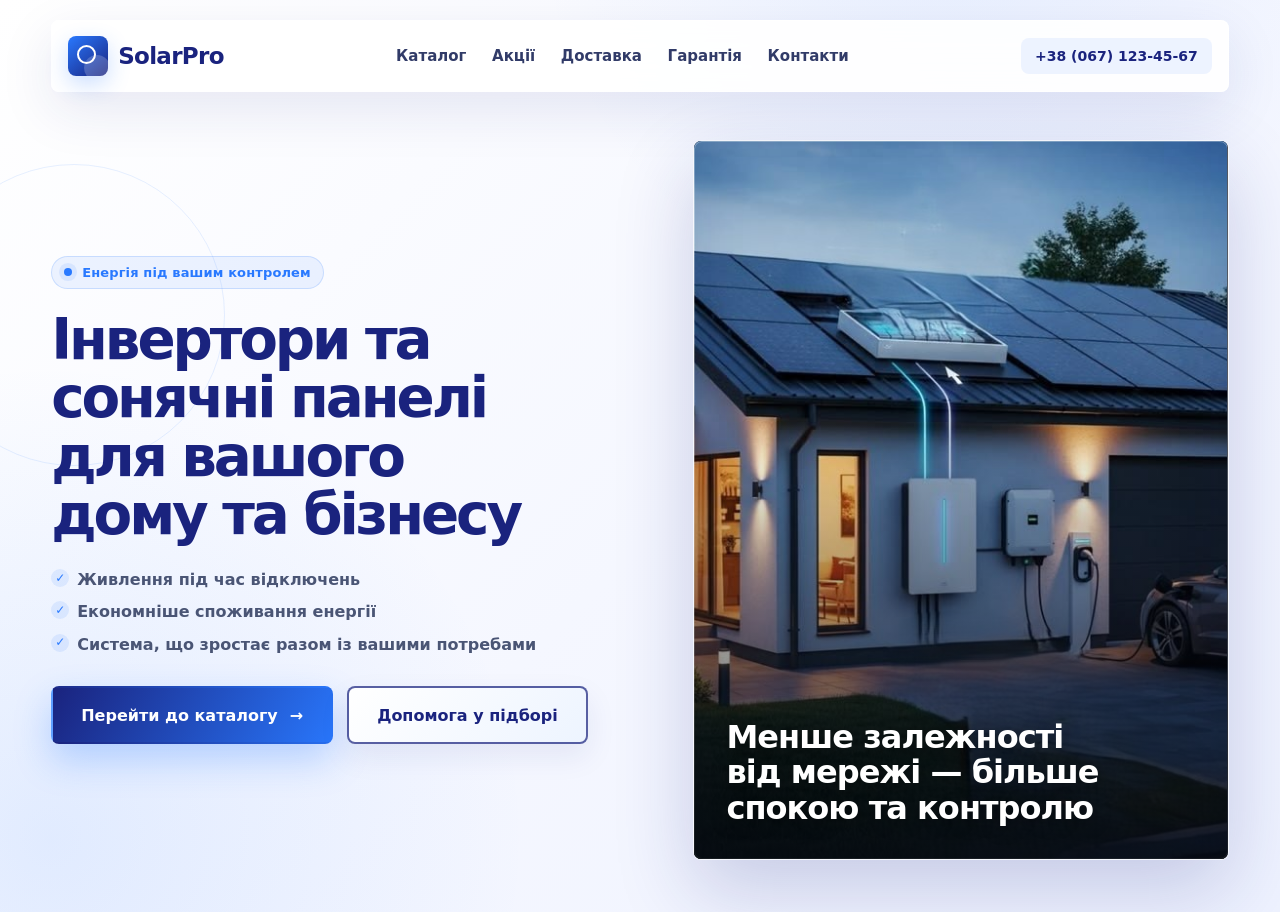
<file: video-variant.html>
<!doctype html>
<html lang="uk">
  <head>
    <meta charset="UTF-8" />
    <meta name="viewport" content="width=device-width, initial-scale=1.0" />
    <meta
      name="description"
      content="Інвертори, сонячні панелі та рішення для енергонезалежності дому й бізнесу."
    />
    <title>Інвертори та сонячні панелі | SolarPro</title>
    <link rel="stylesheet" href="styles.css" />
  </head>
  <body class="photo-benefits-variant video-variant">
    <main class="page">
      <section class="hero" aria-labelledby="hero-title">
        <header class="header">
          <a class="logo" href="#" aria-label="SolarPro — на головну">
            <span class="logo-mark" aria-hidden="true"></span>
            <span>SolarPro</span>
          </a>

          <nav class="nav" aria-label="Головне меню">
            <a href="#catalog">Каталог</a>
            <a href="#offers">Акції</a>
            <a href="#delivery">Доставка</a>
            <a href="#warranty">Гарантія</a>
            <a href="#contacts">Контакти</a>
          </nav>

          <a class="phone" href="tel:+380671234567" aria-label="Зателефонувати нам">
            +38 (067) 123-45-67
          </a>
        </header>

        <div class="hero-layout">
          <div class="hero-copy">
            <p class="eyebrow">Енергія під вашим контролем</p>
            <h1 id="hero-title">Інвертори та сонячні панелі для вашого дому та бізнесу</h1>
            <ul class="hero-benefits" aria-label="Переваги енергетичної системи">
              <li>
                <span class="benefit-icon" aria-hidden="true">✓</span>
                <span>Живлення під час відключень</span>
              </li>
              <li>
                <span class="benefit-icon" aria-hidden="true">✓</span>
                <span>Економніше споживання енергії</span>
              </li>
              <li>
                <span class="benefit-icon" aria-hidden="true">✓</span>
                <span>Система, що зростає разом із вашими потребами</span>
              </li>
            </ul>

            <div class="hero-actions" aria-label="Основні дії">
              <a class="btn btn-primary" href="#catalog">
                <span>Перейти до каталогу</span>
                <span class="btn-arrow" aria-hidden="true">→</span>
              </a>
              <a class="btn btn-secondary" href="#selection-help">Допомога у підборі</a>
            </div>
          </div>

          <figure class="hero-media">
            <video
              class="hero-video"
              autoplay
              muted
              loop
              playsinline
              preload="metadata"
              poster="assets/hero-solar-home.jpg"
              aria-hidden="true"
            >
              <source src="1.mp4" type="video/mp4" />
            </video>
            <p class="photo-statement">Менше залежності від мережі — більше спокою та контролю</p>
          </figure>
        </div>
      </section>
    </main>
  </body>
</html>
</file>
<file: styles.css>
:root {
  --blue-deep: #1a237e;
  --blue: #2979ff;
  --blue-hover: #1769e8;
  --paper: #ffffff;
  --wash: #f5f7ff;
  --muted: #4a5575;
  --line: rgba(26, 35, 126, 0.13);
  --radius: 8px;
  --header-shadow: 0 18px 54px rgba(26, 35, 126, 0.1);
  --media-shadow: 0 30px 80px rgba(26, 35, 126, 0.2);
}

* {
  box-sizing: border-box;
}

html {
  scroll-behavior: smooth;
}

html,
body {
  margin: 0;
  min-height: 100%;
}

body {
  overflow-x: hidden;
  color: var(--blue-deep);
  background: var(--wash);
  font-family:
    Inter, ui-sans-serif, system-ui, -apple-system, BlinkMacSystemFont, "Segoe UI",
    sans-serif;
  -webkit-font-smoothing: antialiased;
  text-rendering: optimizeLegibility;
}

a {
  color: inherit;
  text-decoration: none;
}

.page {
  min-height: 100svh;
}

.hero {
  position: relative;
  min-height: 100svh;
  padding: 20px clamp(18px, 4vw, 56px) 40px;
  overflow: clip;
  background:
    radial-gradient(circle at 4% 92%, rgba(41, 121, 255, 0.11), transparent 32%),
    radial-gradient(circle at 74% -10%, rgba(41, 121, 255, 0.08), transparent 30%),
    linear-gradient(135deg, #ffffff 0%, var(--wash) 54%, #eef2ff 100%);
}

.hero::before {
  content: "";
  position: absolute;
  top: 18%;
  left: -6%;
  width: 300px;
  height: 300px;
  border: 1px solid rgba(41, 121, 255, 0.11);
  border-radius: 50%;
  pointer-events: none;
}

.header {
  position: sticky;
  top: 12px;
  z-index: 30;
  display: flex;
  align-items: center;
  gap: 24px;
  width: min(1320px, 100%);
  min-height: 72px;
  margin: 0 auto;
  padding: 11px 16px;
  border: 1px solid rgba(255, 255, 255, 0.82);
  border-radius: var(--radius);
  background: rgba(255, 255, 255, 0.9);
  box-shadow: var(--header-shadow);
  backdrop-filter: blur(18px);
  -webkit-backdrop-filter: blur(18px);
}

.logo {
  display: inline-flex;
  align-items: center;
  gap: 10px;
  min-width: max-content;
  color: var(--blue-deep);
  font-size: 23px;
  font-weight: 800;
  letter-spacing: -0.03em;
}

.logo-mark {
  position: relative;
  display: inline-block;
  width: 40px;
  height: 40px;
  flex: 0 0 auto;
  overflow: hidden;
  border-radius: var(--radius);
  background: linear-gradient(140deg, var(--blue) 0%, var(--blue-deep) 100%);
  box-shadow: 0 8px 22px rgba(41, 121, 255, 0.24);
}

.logo-mark::before {
  content: "";
  position: absolute;
  top: 9px;
  left: 9px;
  width: 15px;
  height: 15px;
  border: 2px solid var(--paper);
  border-radius: 50%;
}

.logo-mark::after {
  content: "";
  position: absolute;
  right: -2px;
  bottom: -5px;
  width: 26px;
  height: 26px;
  border-radius: 50%;
  background: rgba(255, 255, 255, 0.2);
}

.nav {
  display: flex;
  align-items: center;
  justify-content: center;
  gap: clamp(16px, 2vw, 30px);
  flex: 1;
  color: #313b68;
  font-size: 15px;
  font-weight: 650;
}

.nav a {
  position: relative;
  padding: 10px 0;
  transition: color 180ms ease, transform 180ms ease;
}

.nav a::after {
  content: "";
  position: absolute;
  right: 0;
  bottom: 4px;
  left: 0;
  height: 2px;
  border-radius: 999px;
  background: linear-gradient(90deg, #75a7ff 0%, var(--blue) 52%, var(--blue-deep) 100%);
  box-shadow: 0 3px 12px rgba(41, 121, 255, 0.42);
  transform: scaleX(0);
  transform-origin: center;
  transition: transform 180ms ease;
}

.nav a:hover {
  color: var(--blue);
  transform: translateY(-1px);
}

.nav a:hover::after {
  transform: scaleX(1);
}

.phone {
  min-width: max-content;
  padding: 10px 14px;
  border-radius: var(--radius);
  color: var(--blue-deep);
  background: rgba(41, 121, 255, 0.08);
  font-size: 14px;
  font-weight: 750;
  transition:
    color 180ms ease,
    background 180ms ease;
}

.phone:hover {
  color: var(--paper);
  background: var(--blue-deep);
}

.hero-layout {
  position: relative;
  z-index: 2;
  display: grid;
  grid-template-columns: minmax(0, 1.08fr) minmax(0, 1fr);
  align-items: center;
  gap: clamp(34px, 5vw, 76px);
  width: min(1320px, 100%);
  min-height: calc(100svh - 132px);
  margin: 0 auto;
  padding: 48px 0 12px;
}

.hero-copy {
  max-width: 670px;
  padding: 12px 0;
}

.eyebrow {
  display: inline-flex;
  align-items: center;
  gap: 10px;
  margin: 0 0 22px;
  padding: 8px 12px;
  border: 1px solid rgba(41, 121, 255, 0.18);
  border-radius: 999px;
  color: var(--blue);
  background: rgba(41, 121, 255, 0.08);
  font-size: 13px;
  font-weight: 750;
  letter-spacing: 0.01em;
}

.eyebrow::before {
  content: "";
  width: 8px;
  height: 8px;
  border-radius: 50%;
  background: var(--blue);
  box-shadow: 0 0 0 5px rgba(41, 121, 255, 0.1);
}

h1 {
  max-width: 720px;
  margin: 0;
  color: var(--blue-deep);
  font-size: clamp(42px, 4.4vw, 64px);
  font-weight: 800;
  line-height: 1.04;
  letter-spacing: -0.055em;
  text-wrap: balance;
}

.lead {
  max-width: 590px;
  margin: 24px 0 0;
  color: var(--blue-deep);
  font-size: clamp(19px, 1.45vw, 22px);
  font-weight: 600;
  line-height: 1.45;
}

.lead-accent {
  color: var(--blue);
  font-weight: 800;
}

.hero-actions {
  display: flex;
  flex-wrap: wrap;
  gap: 14px;
  margin-top: 30px;
}

.hero-benefits {
  display: grid;
  grid-template-columns: repeat(3, minmax(0, 1fr));
  gap: 14px;
  margin: 26px 0 0;
  padding: 20px 0 0;
  border-top: 1px solid var(--line);
  list-style: none;
}

.hero-benefits li {
  display: flex;
  align-items: flex-start;
  gap: 8px;
  color: var(--muted);
  font-size: 14px;
  font-weight: 650;
  line-height: 1.35;
}

.benefit-icon {
  display: inline-flex;
  align-items: center;
  justify-content: center;
  width: 18px;
  height: 18px;
  flex: 0 0 18px;
  border-radius: 50%;
  color: var(--blue);
  background: rgba(41, 121, 255, 0.1);
  font-size: 12px;
  font-weight: 900;
}

.photo-benefits-variant .hero-copy .hero-benefits {
  grid-template-columns: minmax(0, 1fr);
  gap: 10px;
  max-width: 560px;
  margin: 24px 0 0;
  padding: 0;
  border: 0;
}

.photo-benefits-variant .hero-copy .hero-benefits li {
  color: var(--muted);
  font-size: 16px;
  font-weight: 650;
  line-height: 1.4;
}

.photo-benefits-variant .hero-copy .hero-actions {
  margin-top: 30px;
}

.photo-benefits-variant .hero-media::after {
  z-index: 2;
  inset: 38% 0 0;
  width: 100%;
  background: linear-gradient(180deg, transparent 0%, rgba(5, 9, 18, 0.76) 100%);
}

.photo-statement {
  position: absolute;
  z-index: 4;
  right: 32px;
  bottom: 32px;
  left: 32px;
  max-width: 520px;
  margin: 0;
  color: var(--paper);
  font-size: clamp(28px, 2.5vw, 38px);
  font-weight: 800;
  line-height: 1.12;
  letter-spacing: -0.03em;
  text-shadow: 0 3px 18px rgba(0, 0, 0, 0.42);
  text-wrap: balance;
}

.btn {
  position: relative;
  display: inline-flex;
  align-items: center;
  justify-content: center;
  gap: 12px;
  min-height: 58px;
  padding: 0 28px;
  border: 2px solid transparent;
  border-radius: var(--radius);
  font-size: 16px;
  font-weight: 750;
  white-space: nowrap;
  isolation: isolate;
  overflow: hidden;
  transition:
    transform 180ms ease,
    color 180ms ease,
    background 180ms ease,
    background-position 420ms ease,
    border-color 180ms ease,
    box-shadow 180ms ease;
}

.btn::before {
  content: "";
  position: absolute;
  z-index: 0;
  top: -45%;
  bottom: -45%;
  left: -36%;
  width: 24%;
  background: linear-gradient(90deg, transparent, rgba(255, 255, 255, 0.55), transparent);
  transform: translateX(-160%) skewX(-18deg);
  transition: transform 550ms ease;
  pointer-events: none;
}

.btn > span {
  position: relative;
  z-index: 1;
}

.btn:hover::before,
.btn:focus-visible::before {
  transform: translateX(620%) skewX(-18deg);
}

.btn-primary {
  color: var(--paper);
  background: linear-gradient(120deg, var(--blue-deep) 0%, var(--blue) 55%, #61a0ff 100%);
  background-size: 200% 100%;
  background-position: 0% 50%;
  box-shadow: 0 16px 36px rgba(41, 121, 255, 0.28);
}

.btn-primary:hover {
  transform: translateY(-2px);
  background-position: 100% 50%;
  box-shadow: 0 20px 46px rgba(41, 121, 255, 0.42);
}

.btn-arrow {
  transition: transform 180ms ease;
}

.btn-primary:hover .btn-arrow {
  transform: translateX(4px);
}

.btn-secondary {
  border-color: rgba(26, 35, 126, 0.72);
  color: var(--blue-deep);
  background: linear-gradient(135deg, var(--paper) 0%, #edf4ff 100%);
  box-shadow: 0 12px 30px rgba(26, 35, 126, 0.08);
}

.btn-secondary:hover {
  transform: translateY(-2px);
  border-color: var(--blue);
  color: var(--blue-deep);
  background: linear-gradient(135deg, #f7fbff 0%, #dceaff 100%);
  box-shadow: 0 18px 40px rgba(41, 121, 255, 0.22);
}

.btn:active {
  transform: translateY(0) scale(0.99);
}

a:focus-visible {
  outline: 3px solid rgba(41, 121, 255, 0.55);
  outline-offset: 4px;
}

.hero-media {
  position: relative;
  min-height: clamp(520px, calc(100svh - 180px), 760px);
  margin: 0;
  overflow: hidden;
  border: 1px solid rgba(255, 255, 255, 0.72);
  border-radius: var(--radius);
  background: #dce4f5;
  box-shadow: var(--media-shadow);
  isolation: isolate;
}

.hero-media::before,
.hero-media::after {
  content: "";
  position: absolute;
  z-index: 2;
  pointer-events: none;
}

.hero-media::before {
  inset: 0;
  border: 1px solid rgba(255, 255, 255, 0.28);
  border-radius: inherit;
  box-shadow: inset 0 0 60px rgba(26, 35, 126, 0.08);
}

.hero-media::after {
  inset: 0 auto 0 0;
  width: 28%;
  background: linear-gradient(90deg, rgba(26, 35, 126, 0.1), transparent);
}

.hero-image {
  position: absolute;
  inset: 0;
  width: 100%;
  height: 100%;
  object-fit: cover;
  object-position: center 42%;
  transform-origin: center;
  animation: hero-ken-burns 20s ease-in-out infinite alternate;
}

.hero-video {
  position: absolute;
  inset: 0;
  width: 100%;
  height: 100%;
  object-fit: cover;
  object-position: center 42%;
  background: #111827;
}

@keyframes hero-ken-burns {
  from {
    transform: scale(1) translateX(0);
  }

  to {
    transform: scale(1.04) translateX(-1%);
  }
}

@media (max-width: 1099px) {
  .hero-benefits {
    grid-template-columns: minmax(0, 1fr);
    gap: 10px;
    max-width: 420px;
    margin-top: 22px;
    padding-top: 18px;
  }
}

@media (max-width: 1024px) {
  .hero {
    padding: 18px 22px 30px;
  }

  .header {
    gap: 16px;
    min-height: 68px;
  }

  .nav {
    justify-content: flex-end;
    gap: 16px;
  }

  .nav a:nth-child(2),
  .nav a:nth-child(5) {
    display: none;
  }

  .phone {
    padding: 9px 11px;
    font-size: 13px;
  }

  .hero-layout {
    grid-template-columns: minmax(0, 1.18fr) minmax(0, 1fr);
    gap: 26px;
    min-height: calc(100svh - 116px);
    padding-top: 34px;
  }

  h1 {
    font-size: clamp(38px, 5.2vw, 52px);
  }

  .lead {
    font-size: 18px;
  }

  .hero-media {
    min-height: clamp(460px, 58vw, 580px);
  }

  .hero-actions {
    display: grid;
    max-width: 380px;
  }

  .btn {
    width: 100%;
  }
}

@media (max-width: 760px) {
  .nav {
    gap: 12px;
    font-size: 13px;
  }

  .nav a:nth-child(4) {
    display: none;
  }

  .hero-layout {
    grid-template-columns: minmax(0, 1.12fr) minmax(0, 0.88fr);
    gap: 20px;
  }

  .hero-media {
    min-height: 480px;
  }
}

@media (max-width: 640px) {
  .hero {
    min-height: auto;
    padding: 12px 14px 24px;
  }

  .hero::before {
    display: none;
  }

  .header {
    gap: 8px;
    min-height: 60px;
    padding: 9px 11px;
  }

  .logo {
    gap: 8px;
    font-size: 20px;
  }

  .logo-mark {
    width: 34px;
    height: 34px;
  }

  .logo-mark::before {
    top: 7px;
    left: 7px;
    width: 13px;
    height: 13px;
  }

  .nav {
    display: none;
  }

  .phone {
    margin-left: auto;
    padding: 8px 9px;
    font-size: 12px;
  }

  .hero-layout {
    grid-template-columns: minmax(0, 1fr);
    gap: 26px;
    min-height: 0;
    padding: 32px 0 0;
  }

  .hero-copy {
    max-width: none;
    padding: 0 4px;
  }

  .eyebrow {
    margin-bottom: 18px;
  }

  h1 {
    font-size: clamp(34px, 9.5vw, 42px);
    line-height: 1.06;
    letter-spacing: -0.045em;
  }

  .lead {
    margin-top: 18px;
    font-size: 18px;
  }

  .hero-actions {
    display: grid;
    max-width: none;
    gap: 12px;
    margin-top: 26px;
  }

  .hero-benefits {
    max-width: none;
  }

  .hero-benefits li {
    font-size: 15px;
  }

  .photo-benefits-variant .hero-copy .hero-benefits {
    margin-top: 22px;
  }

  .photo-benefits-variant .hero-copy .hero-benefits li {
    font-size: 15px;
  }

  .photo-statement {
    right: 20px;
    bottom: 20px;
    left: 20px;
    font-size: 25px;
  }

  .btn {
    width: 100%;
    min-height: 56px;
    padding-inline: 20px;
  }

  .hero-media {
    min-height: 0;
    height: clamp(280px, 42svh, 420px);
  }

  .hero-image {
    object-position: center 38%;
  }
}

@media (max-width: 360px) {
  .phone {
    font-size: 11px;
  }

  h1 {
    font-size: 34px;
  }
}

@media (prefers-reduced-motion: reduce) {
  html {
    scroll-behavior: auto;
  }

  .hero-image {
    animation: none;
    transform: none;
  }

  .btn,
  .btn::before,
  .btn-arrow,
  .nav a,
  .nav a::after,
  .phone {
    transition-duration: 0.01ms;
  }

  .btn:hover,
  .btn:active {
    transform: none;
  }

  .btn:hover::before,
  .btn:focus-visible::before,
  .nav a:hover {
    transform: none;
  }

  .btn-primary:hover {
    background-position: 0% 50%;
  }

  .btn-primary:hover .btn-arrow {
    transform: none;
  }
}

.fullscreen-video-variant {
  min-width: 320px;
  color: var(--paper);
  background: #070c1d;
}

.fullscreen-video-page,
.fullscreen-video-hero {
  min-height: 100svh;
}

.fullscreen-video-hero {
  position: relative;
  isolation: isolate;
  display: flex;
  flex-direction: column;
  overflow: hidden;
  padding: 20px clamp(18px, 4vw, 56px) clamp(34px, 6vh, 72px);
}

.fullscreen-hero-video {
  position: absolute;
  z-index: 0;
  inset: 0;
  width: 100%;
  height: 100%;
  object-fit: cover;
  object-position: center 42%;
  background: #070c1d;
}

.fullscreen-video-hero > .header {
  z-index: 4;
  flex: 0 0 auto;
  width: 100%;
}

.fullscreen-hero-content {
  position: relative;
  z-index: 3;
  width: min(960px, 78vw);
  margin-top: auto;
  padding-top: clamp(170px, 28vh, 300px);
  text-shadow: 0 3px 24px rgba(0, 0, 0, 0.36);
}

.fullscreen-video-variant .eyebrow {
  color: #dce9ff;
  border-color: rgba(125, 173, 255, 0.48);
  background: rgba(16, 40, 92, 0.46);
  box-shadow: inset 0 0 0 1px rgba(255, 255, 255, 0.07);
  backdrop-filter: blur(10px);
}

.fullscreen-video-variant h1 {
  max-width: 900px;
  margin: 22px 0 0;
  color: var(--paper);
  font-size: clamp(40px, 4.3vw, 66px);
  line-height: 0.99;
  text-wrap: balance;
  letter-spacing: -0.045em;
}

.fullscreen-subheadline {
  max-width: 760px;
  margin: 18px 0 0;
  padding-left: 16px;
  border-left: 4px solid var(--blue);
  color: #f2f6ff;
  font-size: clamp(20px, 2vw, 29px);
  font-weight: 780;
  line-height: 1.18;
  text-wrap: balance;
}

.fullscreen-benefits {
  display: flex;
  flex-wrap: wrap;
  gap: 10px 22px;
  margin: 22px 0 0;
  padding: 0;
  list-style: none;
}

.fullscreen-benefits li {
  display: inline-flex;
  align-items: center;
  gap: 8px;
  color: #edf3ff;
  font-size: 15px;
  font-weight: 680;
  line-height: 1.35;
}

.fullscreen-copy-panel {
  width: 100%;
  padding: 20px 24px;
  border: 1px solid rgba(255, 255, 255, 0.1);
  border-radius: 18px;
  background: linear-gradient(110deg, rgba(5, 8, 15, 0.52) 0%, rgba(5, 8, 15, 0.34) 72%, rgba(5, 8, 15, 0.2) 100%);
  box-shadow: inset 0 1px 0 rgba(255, 255, 255, 0.05);
  backdrop-filter: blur(4px);
  -webkit-backdrop-filter: blur(4px);
}

.fullscreen-copy-panel .eyebrow {
  margin: 0;
}

.fullscreen-copy-panel h1 {
  margin-top: 20px;
}

.fullscreen-copy-panel .fullscreen-subheadline {
  margin-top: 18px;
}

.fullscreen-copy-panel .fullscreen-benefits {
  margin-top: 20px;
}

.fullscreen-video-variant .benefit-icon {
  flex: 0 0 18px;
  color: var(--paper);
  background: var(--blue);
  box-shadow: 0 5px 16px rgba(41, 121, 255, 0.32);
}

.fullscreen-actions {
  margin-top: 25px;
}

.fullscreen-video-variant .btn-secondary {
  border-color: rgba(255, 255, 255, 0.64);
  background: linear-gradient(135deg, rgba(255, 255, 255, 0.98), rgba(225, 235, 255, 0.94));
  box-shadow: 0 16px 36px rgba(0, 0, 0, 0.2);
}

@media (max-width: 1024px) {
  .fullscreen-video-hero {
    padding: 18px 22px 38px;
  }

  .fullscreen-hero-content {
    width: min(820px, 88vw);
    padding-top: clamp(160px, 24vh, 240px);
  }

  .fullscreen-video-variant h1 {
    font-size: clamp(38px, 6vw, 58px);
  }
}

@media (max-width: 640px) {
  .fullscreen-video-hero {
    min-height: 100svh;
    padding: 12px 14px 24px;
  }

  .fullscreen-hero-video {
    object-position: 58% 42%;
  }

  .fullscreen-hero-content {
    width: 100%;
    padding: 132px 4px 0;
  }

  .fullscreen-video-variant .eyebrow {
    padding: 7px 10px;
    font-size: 12px;
  }

  .fullscreen-video-variant h1 {
    margin-top: 15px;
    font-size: clamp(32px, 9.5vw, 42px);
    line-height: 1.02;
  }

  .fullscreen-subheadline {
    margin-top: 13px;
    padding-left: 12px;
    border-left-width: 3px;
    font-size: clamp(18px, 5.2vw, 22px);
  }

  .fullscreen-benefits {
    display: grid;
    gap: 7px;
    margin-top: 15px;
  }

  .fullscreen-benefits li {
    font-size: 13px;
  }

  .fullscreen-copy-panel {
    padding: 14px 14px 16px;
    border-radius: 16px;
    background: linear-gradient(135deg, rgba(5, 8, 15, 0.52) 0%, rgba(5, 8, 15, 0.38) 100%);
  }

  .fullscreen-copy-panel h1 {
    margin-top: 20px;
  }

  .fullscreen-copy-panel .fullscreen-subheadline {
    margin-top: 18px;
  }

  .fullscreen-copy-panel .fullscreen-benefits {
    gap: 9px;
    margin-top: 20px;
  }

  .fullscreen-actions {
    display: grid;
    gap: 10px;
    margin-top: 24px;
  }

  .fullscreen-video-variant .btn {
    width: 100%;
    min-height: 50px;
  }
}

@media (max-width: 380px) {
  .fullscreen-video-variant h1 {
    font-size: 30px;
  }

  .fullscreen-subheadline {
    font-size: 17px;
  }
}
</file>
